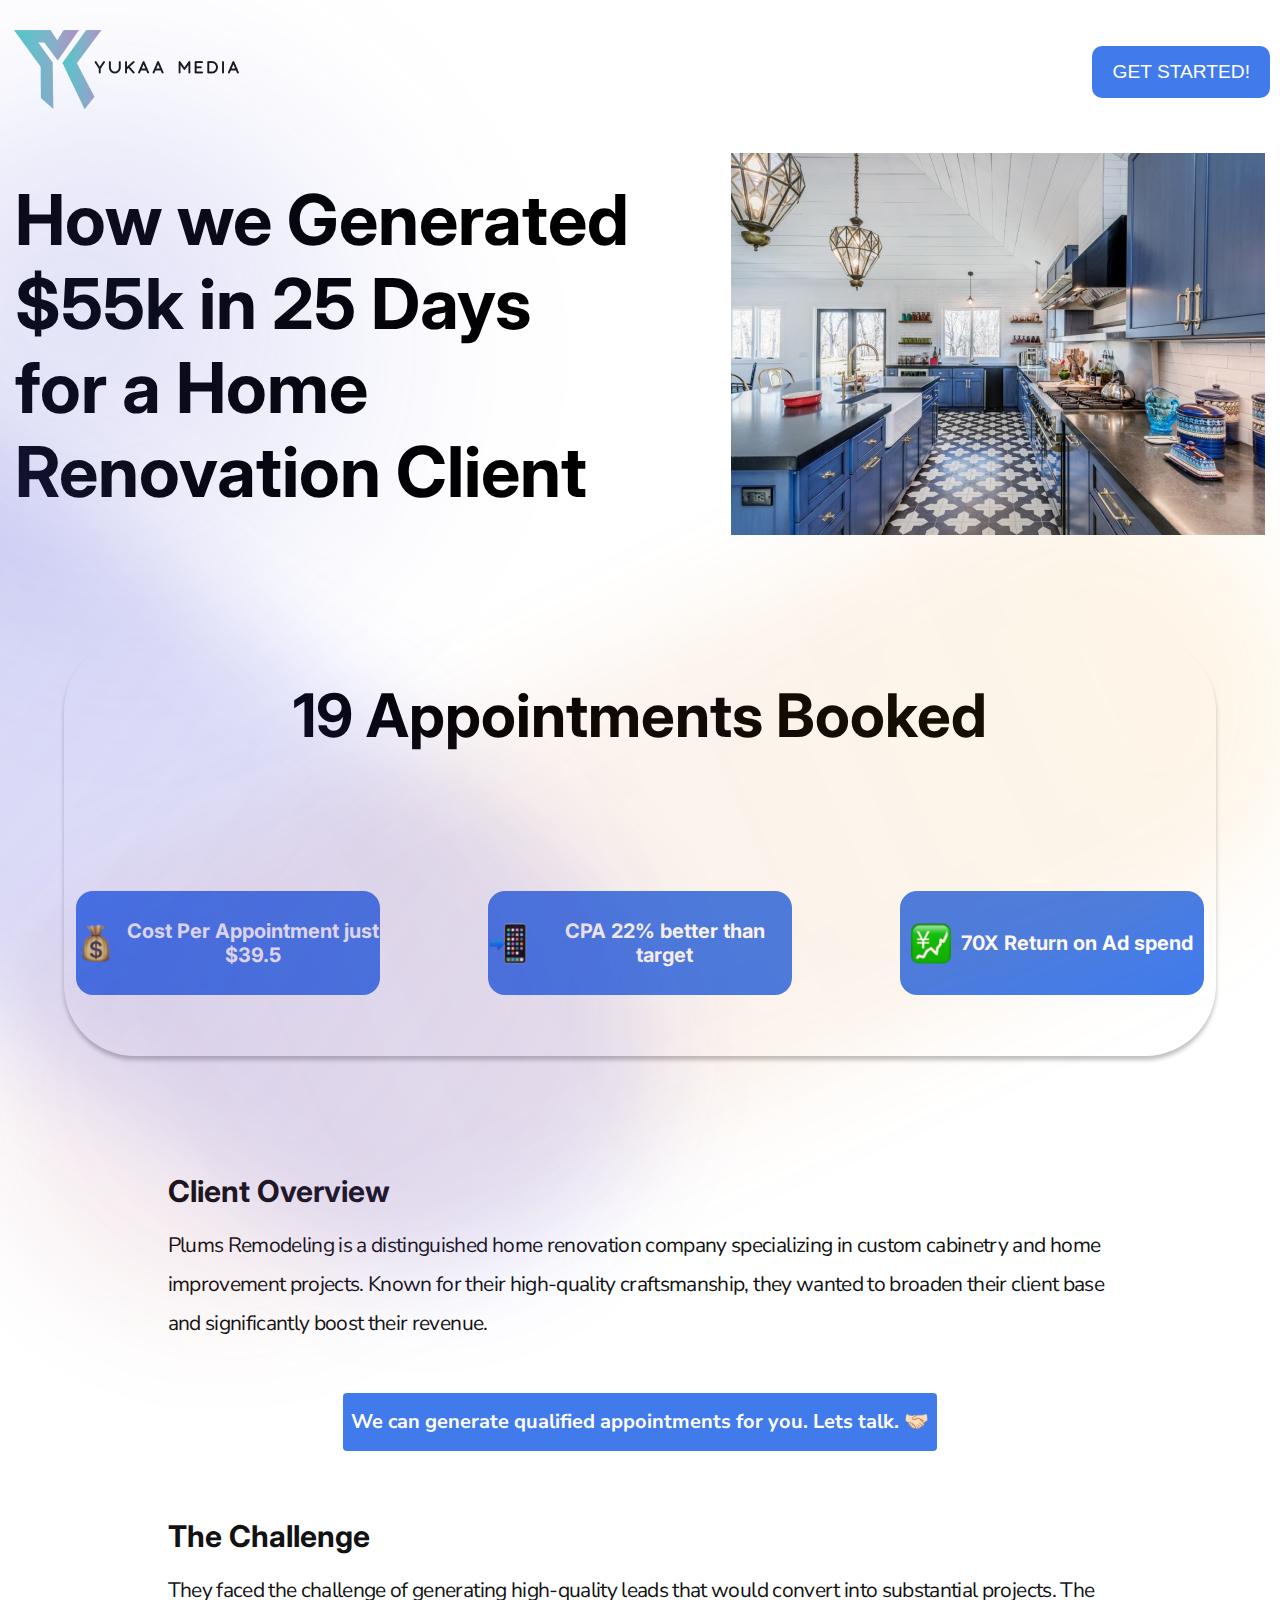
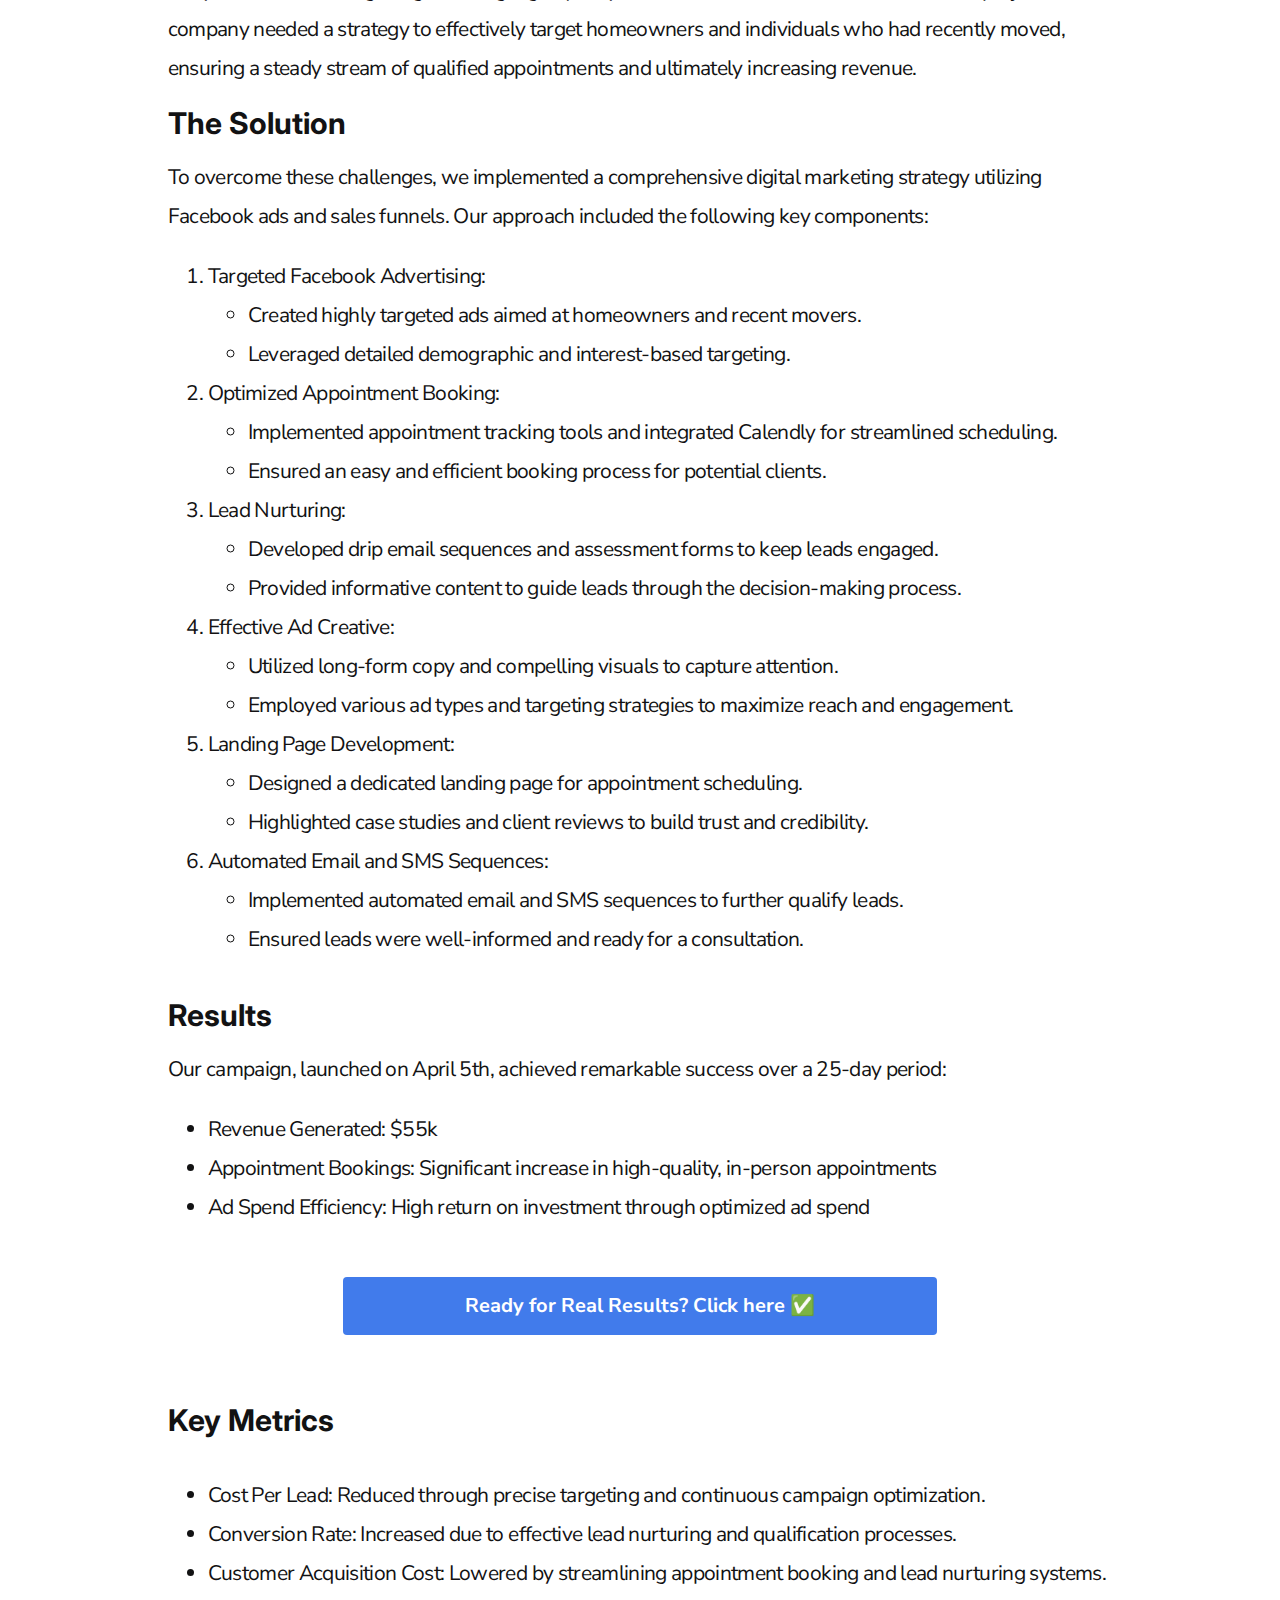
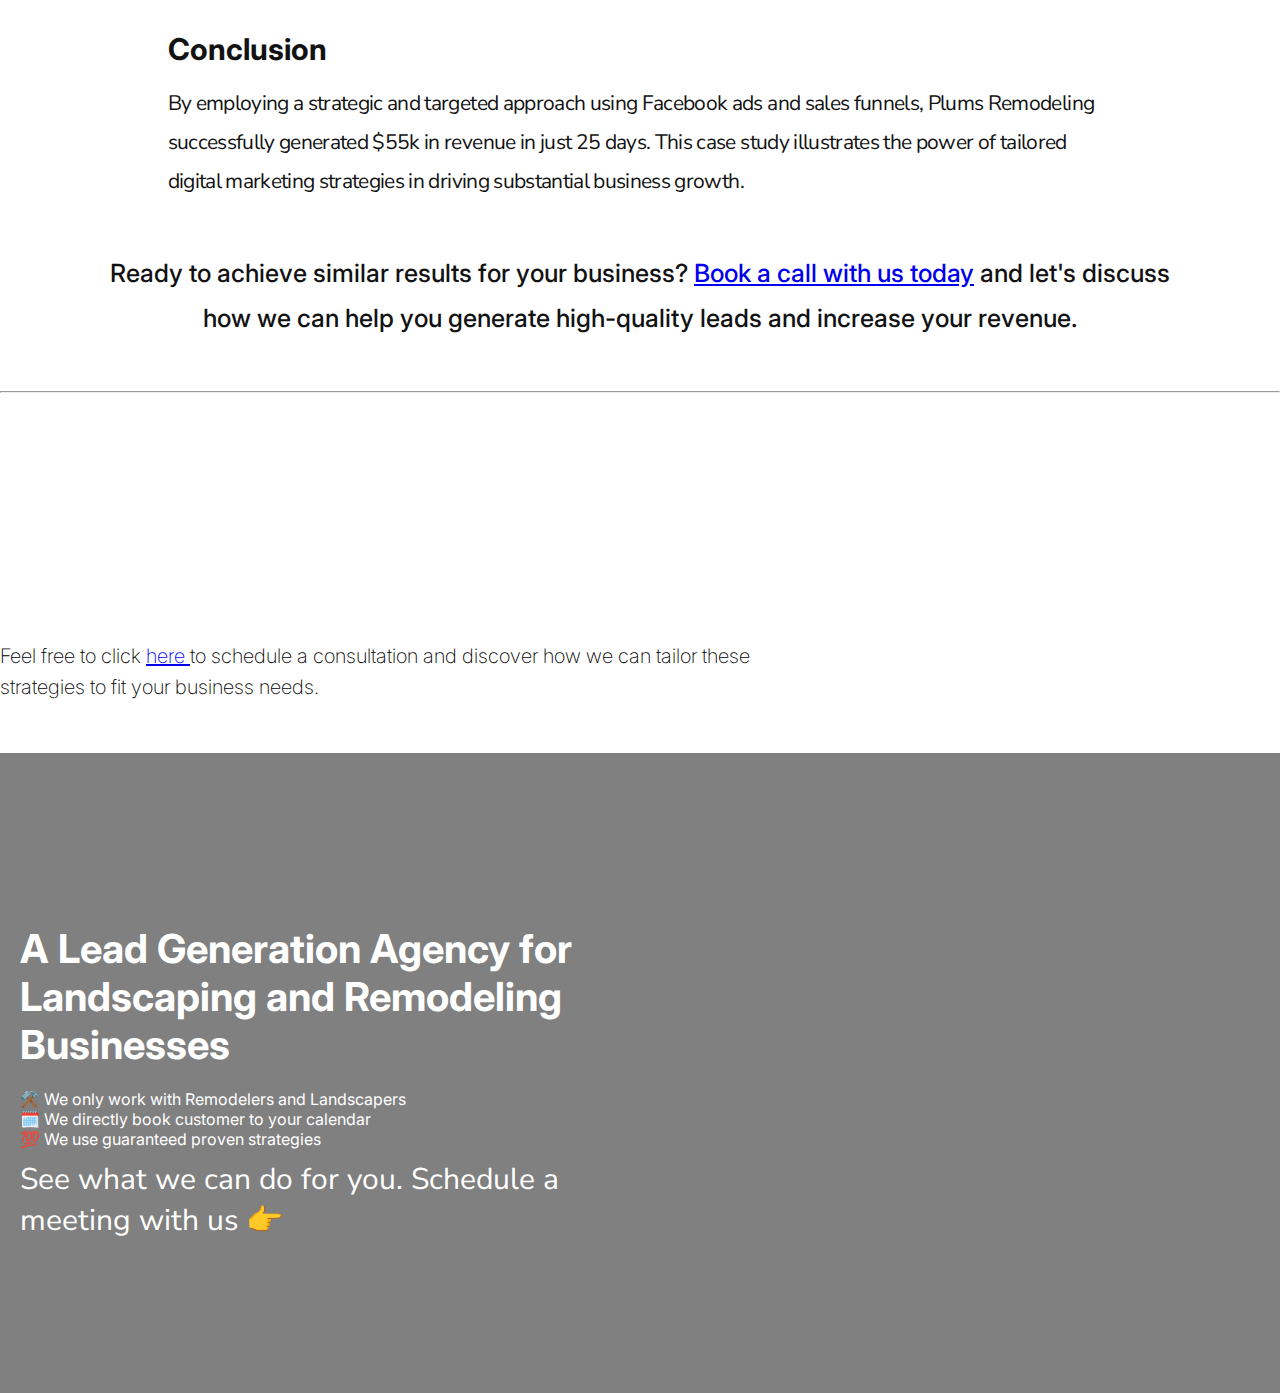
<file: index.html>
<!DOCTYPE html>
<html>
  <head>
    <link rel="icon" href="/assets/images/yukaa-31.png" type="images/png" />

    <meta charset="utf-8" />
    <meta http-equiv="X-UA-Compatible" content="IE=edge" />
    <title>Yukaa Media</title>
    <meta name="description" content="" />
    <meta name="viewport" content="width=device-width, initial-scale=1" />
    <link rel="stylesheet" href="./landingPage2.css" />
  </head>
  <body>
    <header class="navbar">
      <div class="navbar-brand">
        <img src="./assets/images/yukaa-32 1.png" alt="Logo" class="logo" />
      </div>
      <button class="navbar-btn">Get Started!</button>
    </header>

    <main>
      <div class="main-gradient"></div>
      <div class="kitchen">
        <div class="kitchen-text">
          How we Generated $55k in 25 Days <br />
          for a Home Renovation Client
        </div>
        <div>
          <img class="kitchen-img" src="./assets/images/kitchen.png" />
        </div>
      </div>
      <div class="appointments">
        <div class="gradient-left"></div>
        <div class="gradient-right"></div>
        <h1 class="appointment-heading">19 Appointments Booked</h1>
        <div class="appointments-cards">
          <div class="appointment-card">
            <img src="assets/icons/money.png" alt="logo-icon" />
            <p>Cost Per Appointment just $39.5</p>
          </div>
          <div class="appointment-card">
            <img src="assets/icons/mobile.png" alt="logo-icon" />
            <p>CPA 22% better than target</p>
          </div>
          <div class="appointment-card">
            <img src="assets/icons/stocks.png" alt="logo-icon" />
            <p>70X Return on Ad spend</p>
          </div>
        </div>
      </div>
      <div class="text-container">
        <div class="overview">
          <div class="heading">Client Overview</div>
          <div class="text">
            Plums Remodeling is a distinguished home renovation company
            specializing in custom cabinetry and home improvement projects.
            Known for their high-quality craftsmanship, they wanted to broaden
            their client base and significantly boost their revenue.
          </div>
        </div>
        <div class="talk-btn">
          <p>We can generate qualified appointments for you. Lets talk. 🤝🏻</p>
        </div>
        <div class="overview">
          <div class="heading">The Challenge</div>
          <div class="text">
            They faced the challenge of generating high-quality leads that would
            convert into substantial projects. The company needed a strategy to
            effectively target homeowners and individuals who had recently
            moved, ensuring a steady stream of qualified appointments and
            ultimately increasing revenue.
          </div>
        </div>
        <div class="overview">
          <div class="heading">The Solution</div>
          <div class="text">
            To overcome these challenges, we implemented a comprehensive digital
            marketing strategy utilizing Facebook ads and sales funnels. Our
            approach included the following key components:
            <ol>
              <li>
                Targeted Facebook Advertising:
                <ul>
                  <li>
                    Created highly targeted ads aimed at homeowners and recent
                    movers.
                  </li>
                  <li>
                    Leveraged detailed demographic and interest-based targeting.
                  </li>
                </ul>
              </li>
              <li>
                Optimized Appointment Booking:
                <ul>
                  <li>
                    Implemented appointment tracking tools and integrated
                    Calendly for streamlined scheduling.
                  </li>
                  <li>
                    Ensured an easy and efficient booking process for potential
                    clients.
                  </li>
                </ul>
              </li>
              <li>
                Lead Nurturing:
                <ul>
                  <li>
                    Developed drip email sequences and assessment forms to keep
                    leads engaged.
                  </li>
                  <li>
                    Provided informative content to guide leads through the
                    decision-making process.
                  </li>
                </ul>
              </li>
              <li>
                Effective Ad Creative:
                <ul>
                  <li>
                    Utilized long-form copy and compelling visuals to capture
                    attention.
                  </li>
                  <li>
                    Employed various ad types and targeting strategies to
                    maximize reach and engagement.
                  </li>
                </ul>
              </li>
              <li>
                Landing Page Development:
                <ul>
                  <li>
                    Designed a dedicated landing page for appointment
                    scheduling.
                  </li>
                  <li>
                    Highlighted case studies and client reviews to build trust
                    and credibility.
                  </li>
                </ul>
              </li>
              <li>
                Automated Email and SMS Sequences:
                <ul>
                  <li>
                    Implemented automated email and SMS sequences to further
                    qualify leads.
                  </li>
                  <li>
                    Ensured leads were well-informed and ready for a
                    consultation.
                  </li>
                </ul>
              </li>
            </ol>
          </div>
        </div>
        <div class="overview">
          <div class="heading">Results</div>
          <div class="text">
            Our campaign, launched on April 5th, achieved remarkable success
            over a 25-day period:
            <ul>
              <li>Revenue Generated: $55k</li>
              <li>
                Appointment Bookings: Significant increase in high-quality,
                in-person appointments
              </li>

              <li>
                Ad Spend Efficiency: High return on investment through optimized
                ad spend
              </li>
            </ul>
          </div>
        </div>
        <div class="talk-btn">
          <p>Ready for Real Results? Click here ✅</p>
        </div>
        <div class="overview">
          <div class="heading">Key Metrics</div>
          <div class="text">
            <ul>
              <li>
                Cost Per Lead: Reduced through precise targeting and continuous
                campaign optimization.
              </li>
              <li>
                Conversion Rate: Increased due to effective lead nurturing and
                qualification processes.
              </li>
              <li>
                Customer Acquisition Cost: Lowered by streamlining appointment
                booking and lead nurturing systems.
              </li>
            </ul>
          </div>
        </div>
        <div class="overview">
          <div class="heading">Conclusion</div>
          <div class="text">
            By employing a strategic and targeted approach using Facebook ads
            and sales funnels, Plums Remodeling successfully generated $55k in
            revenue in just 25 days. This case study illustrates the power of
            tailored digital marketing strategies in driving substantial
            business growth.
          </div>
        </div>
      </div>
      <div class="last">
        Ready to achieve similar results for your business?
        <a href="#"> Book a call with us today</a>
        and let's discuss how we can help you generate high-quality leads and
        increase your revenue.
      </div>
      <hr />
      <div class="schedule">
        <div class="text">
          Feel free to click <a href="#"> here </a> to schedule a consultation
          and discover how we can tailor these strategies to fit your business
          needs.
        </div>
      </div>
    </main>
    <footer>
      <div class="content">
        <div class="left">
          <div class="heading">
            A Lead Generation Agency for Landscaping and Remodeling Businesses
          </div>
          <div class="center">
            ⚒️ We only work with Remodelers and Landscapers
            <br />
            🗓️ We directly book customer to your calendar
            <br />💯 We use guaranteed proven strategies
          </div>
          <div class="end">
            See what we can do for you. Schedule a meeting with us 👉
          </div>
        </div>
        <div class="right">
          <iframe
            src="https://calendly.com/yukaamedia/discovery-call?embed_domain=127.0.0.1%3A5500&amp;embed_type=Inline"
            width="100%"
            height="100%"
            frameborder="0"
            title="Select a Date &amp; Time - Calendly"
          ></iframe>
        </div>
      </div>
    </footer>
  </body>
</html>
</file>
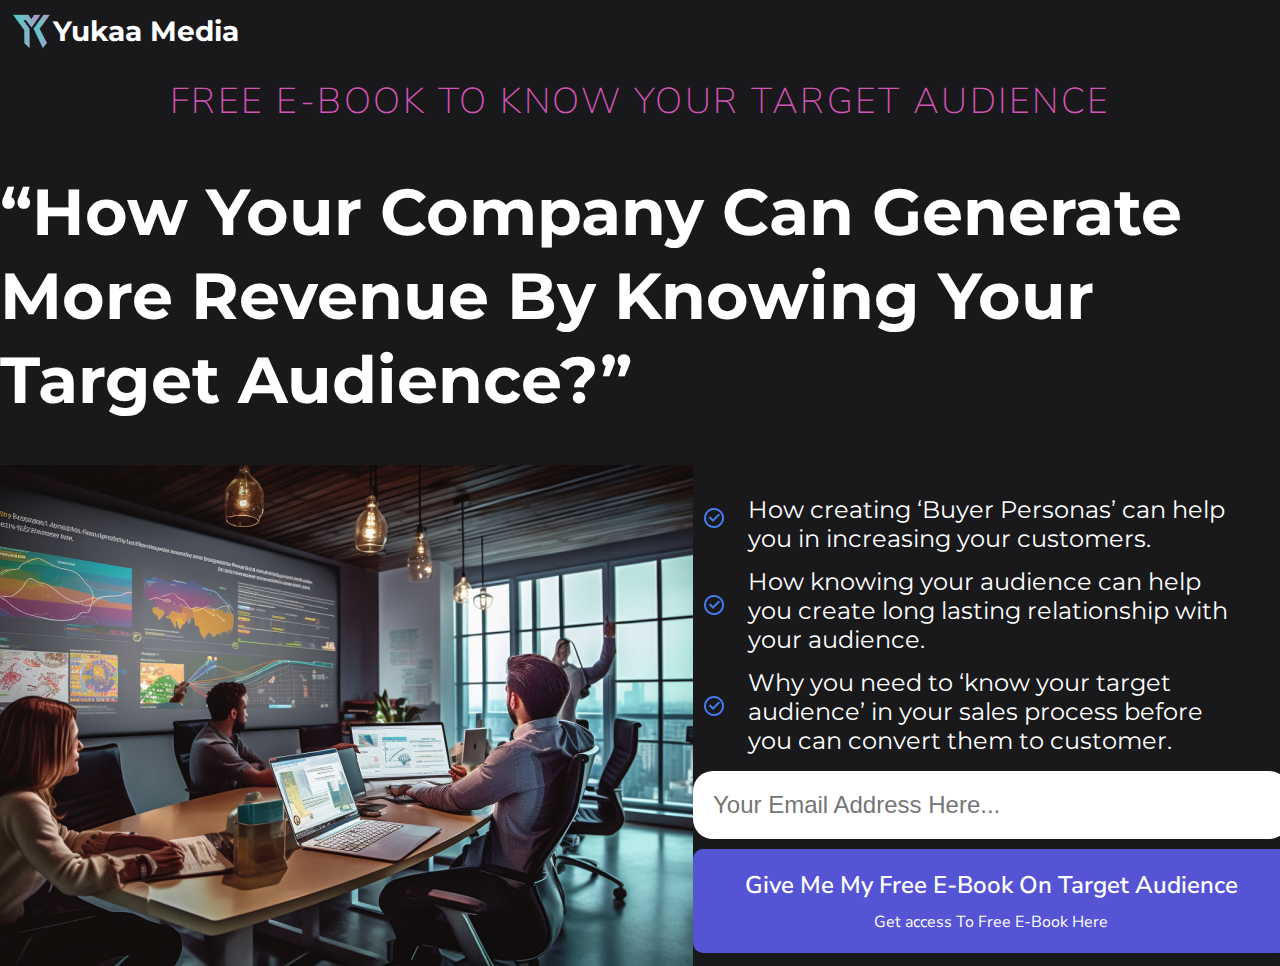
<file: landingPage.html>
<!DOCTYPE html>
<html>
	<head>
		<link rel="icon" href="/assets/images/yukaa-31.png" type="images/png" />

		<meta charset="utf-8" />
		<meta http-equiv="X-UA-Compatible" content="IE=edge" />
		<title>Yukaa Media</title>
		<meta name="description" content="" />
		<meta name="viewport" content="width=device-width, initial-scale=1" />
		<link rel="stylesheet" href="./landingPage.css" />
	</head>
	<body>
		<header class="navbar">
			<div class="navbar-brand">
				<img src="./assets/images/yukaa-31.png" alt="Logo" class="logo" />
				Yukaa Media
			</div>
		</header>

		<main>
			<h1 class="ebook-heading">free e-book to know your target audience</h1>
			<h1 class="company-heading">
				“How Your Company Can Generate More Revenue By Knowing Your Target
				Audience?”
			</h1>
			<div class="center_container">
				<img
					src="./public/images/form-imag.png"
					alt="form-image"
					class="form-image-left"
				/>
				<div>
					<ul class="feature-list">
						<li class="feature">
							<div>
								How creating ‘Buyer Personas’ can help you in increasing your
								customers.
							</div>
						</li>
						<li class="feature">
							<div>
								How knowing your audience can help you create long lasting
								relationship with your audience.
							</div>
						</li>
						<li class="feature">
							<div>
								Why you need to ‘know your target audience’ in your sales
								process before you can convert them to customer.
							</div>
						</li>
					</ul>
					<form id="ebook-form" class="ebook-form">
						<input
							type="email"
							name="user-email"
							required
							placeholder="Your Email Address Here..."
							class="ebook-input"
						/>
						<button type="submit" class="ebook-button">
							<div class="top-text">
								Give Me My Free E-Book On Target Audience
							</div>
							<div class="bottom-text">Get access To Free E-Book Here</div>
						</button>
					</form>
				</div>
			</div>
		</main>

		<script src="./script.js" async defer></script>
	</body>
</html>
</file>
<file: landingPage2.css>
@import url("https://fonts.googleapis.com/css2?family=Montserrat&family=Poppins:wght@500&display=swap");
@import url("https://fonts.googleapis.com/css2?family=Nunito+Sans:opsz@6..12&display=swap");
@import url("https://fonts.googleapis.com/css2?family=Inter&display=swap");

html,
body {
  margin: 0;
  font-family: "Inter";
}

.navbar {
  margin-top: 10px;
  display: flex;
  align-items: center;
  justify-content: space-between;
  padding: 0 10px;
}

.navbar-brand {
  color: #fff;
  font-family: "Montserrat", sans-serif;
  font-size: 28px;
  font-style: normal;
  font-weight: 700;
  line-height: 140%;
  display: flex;
  align-items: center;
}

.navbar-btn {
  background-color: #417beb;
  border: none;
  padding: 15px 20px;
  font-size: 1.2rem;
  font-weight: 500;
  color: white;
  text-transform: uppercase;
  border-radius: 10px;
}

.logo {
  object-fit: fill;
}

.main-gradient {
  position: absolute;
  width: 467px;
  height: 508.5px;
  left: -100px;
  top: 100.59px;
  background: linear-gradient(
    180deg,
    rgba(84, 84, 212, 0.21) 0%,
    rgba(84, 84, 212, 0.0882) 100%
  );
  filter: blur(100px);
  border-radius: 233.5px;
  transform: rotate(-54.37deg);
}

.kitchen {
  margin-top: 20px;
  display: flex;
  align-items: center;
  justify-content: space-evenly;
}

.kitchen-text {
  font-family: "Inter";
  text-align: start;
  line-height: 84px;
  font-weight: bold;
  font-size: 70px;
  color: black;
  width: 700px;
}

.appointments {
  margin: 100px auto;
  text-align: center;
  border-radius: 50px;
  height: 417px;
  width: 90%;
  box-shadow: 0px 4px 4px rgba(0, 0, 0, 0.25);
  border-radius: 71px;
  display: flex;
  flex-direction: column;
  align-items: center;
  gap: 100px;
}

.gradient-left {
  z-index: 10;
  position: absolute;
  width: 467px;
  height: 1233.79px;
  left: -121.52px;
  top: 201.97px;
  background: linear-gradient(
    180deg,
    rgba(84, 84, 212, 0.27) 0%,
    rgba(42, 42, 234, 0.113) 100%
  );
  filter: blur(50px);
  border-radius: 233.5px;
  transform: rotate(-54.37deg);
}

.gradient-right {
  z-index: 10;
  position: absolute;
  width: 467px;
  height: 1399.3px;
  top: 201px;
  background: linear-gradient(
    180deg,
    rgba(251, 168, 28, 0.1066) 0%,
    rgba(135, 4, 52, 0.062) 100%
  );
  filter: blur(50px);
  border-radius: 233.5px;
  transform: rotate(65.71deg);
}

.appointment-heading {
  font-size: 60px;
  font-weight: bold;
}

.appointments-cards {
  display: flex;
  align-items: center;
  justify-content: space-between;
  width: 98%;
}

.appointment-card {
  width: 304px;
  height: 104px;
  background: #417beb;
  border-radius: 17px;
  color: white;
  font-size: 20px;
  font-weight: bold;
  text-align: center;
  display: flex;
  align-items: center;
  justify-content: center;
  gap: 10px;
}

.appointment-card img {
  width: 40px;
  height: 57px;
  object-fit: contain;
}

.text-container {
  width: 945px;
  margin: auto;
}

.overview .heading {
  width: 287.41px;
  font-family: "Inter";
  font-style: normal;
  font-weight: 700;
  font-size: 30px;
  line-height: 70px;
  color: #121213;
}

.overview .text {
  width: 945px;
  font-family: "Nunito Sans";
  font-style: normal;
  font-weight: 400;
  font-size: 21px;
  line-height: 39px;
  letter-spacing: -0.656526px;
  color: #121213;
}

.talk-btn {
  width: 594.29px;
  height: 58px;
  background: #417beb;
  border-radius: 4px;
  margin: 50px auto;
  text-align: center;
}

.talk-btn p {
  font-family: "Nunito Sans";
  font-style: normal;
  font-weight: 700;
  font-size: 20px;
  line-height: 27px;
  color: #ffffff;
  padding-top: 15px;
}

.last {
  margin: 50px auto;
  width: 1076px;
  height: 90px;
  font-family: "Inter";
  font-style: normal;
  font-weight: 500;
  font-size: 25px;
  line-height: 45px;
  text-align: center;
  color: #121213;
}

.schedule {
  padding-top: 240px;
  padding-bottom: 50px;
}

.schedule .text {
  width: 826px;
  height: 62px;
  font-family: "Inter";
  font-style: normal;
  font-weight: 200;
  font-size: 20px;
  line-height: 31px;
  color: #000000;
}

footer {
  background: grey;
  color: white;
}

footer .content {
  padding: 20px;
  display: flex;
  align-items: center;
  justify-content: center;
}

footer .left {
  width: 50%;
  flex-shrink: 1;
}

footer .heading {
  margin-top: 20px;
  font-family: "Inter";
  font-style: normal;
  font-weight: 700;
  font-size: 40px;
  line-height: 48px;
  color: #ffffff;
}

footer .center {
  margin-top: 20px;
}

footer .end {
  margin-top: 10px;
  font-family: "Nunito Sans";
  font-style: normal;
  font-weight: 400;
  font-size: 30px;
  line-height: 41px;
  color: #ffffff;
}

footer .right {
  width: 50%;
  height: 600px;
}

/* Media Queries */

@media (max-width: 1200px) {
  .text-container {
    width: 90%;
  }
  .appointments-cards {
    flex-wrap: wrap;
    gap: 20px;
  }
}

@media (max-width: 992px) {
  .navbar {
    flex-direction: column;
  }
  .navbar-btn {
    margin-right: 0;
    margin-top: 10px;
  }
  .kitchen {
    flex-direction: column;
  }
  .kitchen-text {
    width: 100%;
    font-size: 50px;
    line-height: 60px;
  }
  .appointments {
    width: 100%;
  }
  .appointments-cards {
    flex-direction: column;
  }
}

@media (max-width: 768px) {
  main {
    display: flex;
    align-items: center;
    justify-content: center;
    flex-direction: column;
  }
  .navbar-brand {
    font-size: 24px;
  }
  .navbar-btn {
    padding: 10px 15px;
    font-size: 1rem;
  }
  .kitchen-text {
    font-size: 40px;
    line-height: 50px;
  }
  .appointments {
    height: max-content;
    padding-bottom: 20px;
  }
  .appointment-heading {
    font-size: 40px;
  }
  .appointment-card {
    width: 90%;
    max-width: 304px;
    height: auto;
    padding: 20px;
    font-size: 18px;
  }

  .gradient-left, .gradient-right, .main-gradient {
    display: none;
  }

  footer .content {
    flex-direction: column;
    gap: 20px;
  }

  .overview .text, .last, .schedule .text, img {
    width: 100%;
  }
}

@media (max-width: 576px) {
  .navbar {
    padding: 0;
  }
  .navbar-brand {
    margin-left: 0;
    font-size: 20px;
  }
  .navbar-btn {
    padding: 10px;
    font-size: 0.9rem;
    margin-right: 0;
  }
  .kitchen-text {
    font-size: 30px;
    line-height: 40px;
    text-align: center;
  }
  .appointments {
    margin: 50px auto;
  }
  .appointment-heading {
    font-size: 30px;
  }
  .talk-btn {
    width: 90%;
  }
  .talk-btn p {
    padding-top: 10px;
  }
  .last {
    width: 90%;
    font-size: 20px;
    line-height: 35px;
  }
  .schedule .text {
    width: 100%;
    font-size: 18px;
    line-height: 28px;
  }
}

@media (max-width: 400px) {
  .navbar-brand {
    font-size: 18px;
  }
  .navbar-btn {
    padding: 8px;
    font-size: 0.8rem;
  }
  .kitchen-text {
    font-size: 24px;
    line-height: 30px;
  }
  .appointment-heading {
    font-size: 24px;
  }
  .appointment-card {
    font-size: 16px;
  }
  .text-container {
    width: 100%;
  }
  .overview .heading {
    width: 100%;
    font-size: 24px;
  }
  .overview .text {
    font-size: 18px;
    line-height: 30px;
  }
  .talk-btn p {
    font-size: 18px;
  }
  .last {
    width: 100%;
    font-size: 18px;
  }
  .schedule .text {
    font-size: 16px;
  }
  footer .heading {
    font-size: 24px;
  }
  footer .end {
    font-size: 20px;
  }
}
</file>
<file: landingPage.css>
@import url("https://fonts.googleapis.com/css2?family=Montserrat&family=Poppins:wght@500&display=swap");

@import url("https://fonts.googleapis.com/css2?family=Nunito+Sans:opsz@6..12&display=swap");

@import url("https://fonts.googleapis.com/css2?family=Inter&display=swap");

html,
body {
	margin: 0;
	background: #19191b;
}

.navbar {
	margin-top: 10px;
}

.navbar-brand {
	margin-left: 10px;
	color: #fff;
	font-family: "Montserrat", sans-serif;
	font-size: 28px;
	font-style: normal;
	font-weight: 700;
	line-height: 140%;
	/* 39.2px */

	display: flex;
	align-items: center;
}

.logo {
	width: 43px;
	height: 43px;
	object-fit: cover;
}

.ebook-heading {
	font-family: "Nunito Sans";
	text-align: center;
	font-weight: 100;
	letter-spacing: 2.5px;
	font-size: 36px;
	text-transform: uppercase;
	color: #d454b8;
}

.company-heading {
	color: white;
	text-align: start;
	font-size: 65px;
	font-family: "Montserrat";
	letter-spacing: 0px;
	line-height: 84px;
}

.center_container {
	display: flex;
	align-items: center;
	justify-content: space-evenly;
	color: white;

	.form-image-left {
		width: 693px;
		height: 501px;
	}
}

.feature-list {
	list-style-image: url("./assets/icons/list-icon.png");
}

.feature {
	text-align: start;
	font-size: 24px;
	letter-spacing: 0;
	font-family: "Montserrat";
	max-width: 507px;
	margin-top: 14px;

	div {
		display: inline-block;
		vertical-align: middle;
		margin-left: 15px;
	}
}

.ebook-form {
	display: flex;
	align-items: center;
	flex-direction: column;
	gap: 10px;

	.ebook-input {
		width: 556px;
		padding: 20px;
		border-radius: 20px;
		border: none;
		font-size: 24px;
	}
	.ebook-button {
		cursor: pointer;
		padding: 20px;
		display: flex;
		flex-direction: column;
		justify-content: center;
		align-items: center;
		gap: 10px;
		background-color: #5454d4;
		color: white;
		border-radius: 10px;
		border: none;
		width: 100%;
		font-family: "Nunito Sans";

		.top-text {
			font-size: 24px;
			font-weight: 600;
		}
		.bottom-text {
			font-size: 16px;
		}
	}
}
</file>
